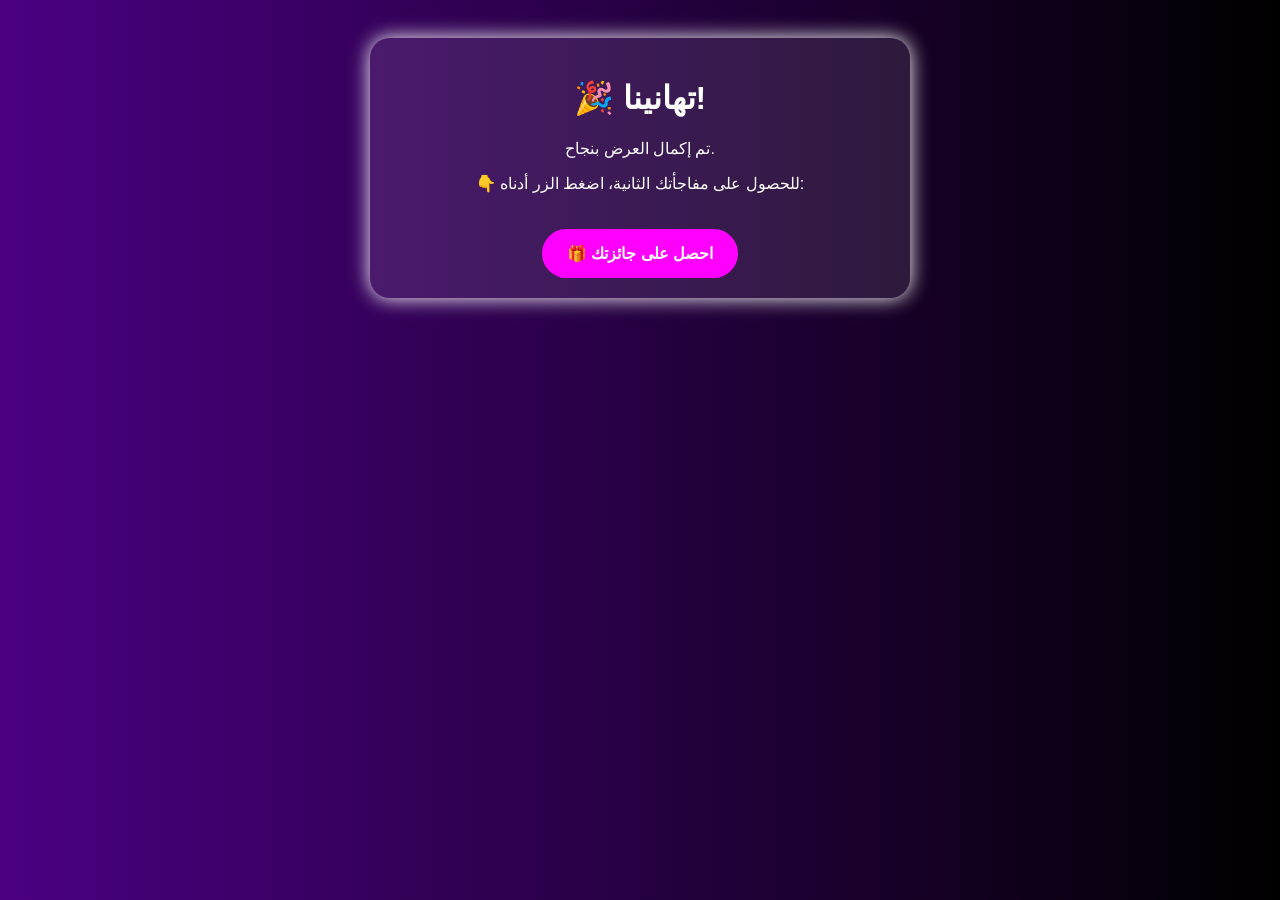
<file: index.html>
<!DOCTYPE html>
<html lang="en">
<head>
  <meta charset="UTF-8">
  <title>🎉 Congratulations!</title>
  <style>
    body {
      background: linear-gradient(to right, #4b0082, #000000);
      color: white;
      text-align: center;
      font-family: Arial, sans-serif;
      padding: 30px;
    }
    .box {
      background-color: rgba(255,255,255,0.1);
      padding: 20px;
      border-radius: 20px;
      box-shadow: 0 0 20px #fff;
      margin: 0 auto;
      max-width: 500px;
    }
    .btn {
      display: inline-block;
      background: #ff00ff;
      padding: 15px 25px;
      color: white;
      text-decoration: none;
      font-weight: bold;
      border-radius: 30px;
      margin-top: 20px;
      transition: 0.3s;
    }
    .btn:hover {
      background: #ff66ff;
    }
  </style>
</head>
<body>
  <div class="box">
    <h1>🎉 تهانينا!</h1>
    <p>تم إكمال العرض بنجاح.</p>
    <p>👇 للحصول على مفاجأتك الثانية، اضغط الزر أدناه:</p>
    <a href="https://appslocked.com/cl/i/5k9p6v" class="btn">🎁 احصل على جائزتك</a>
  </div>
</body>
</html>
</file>
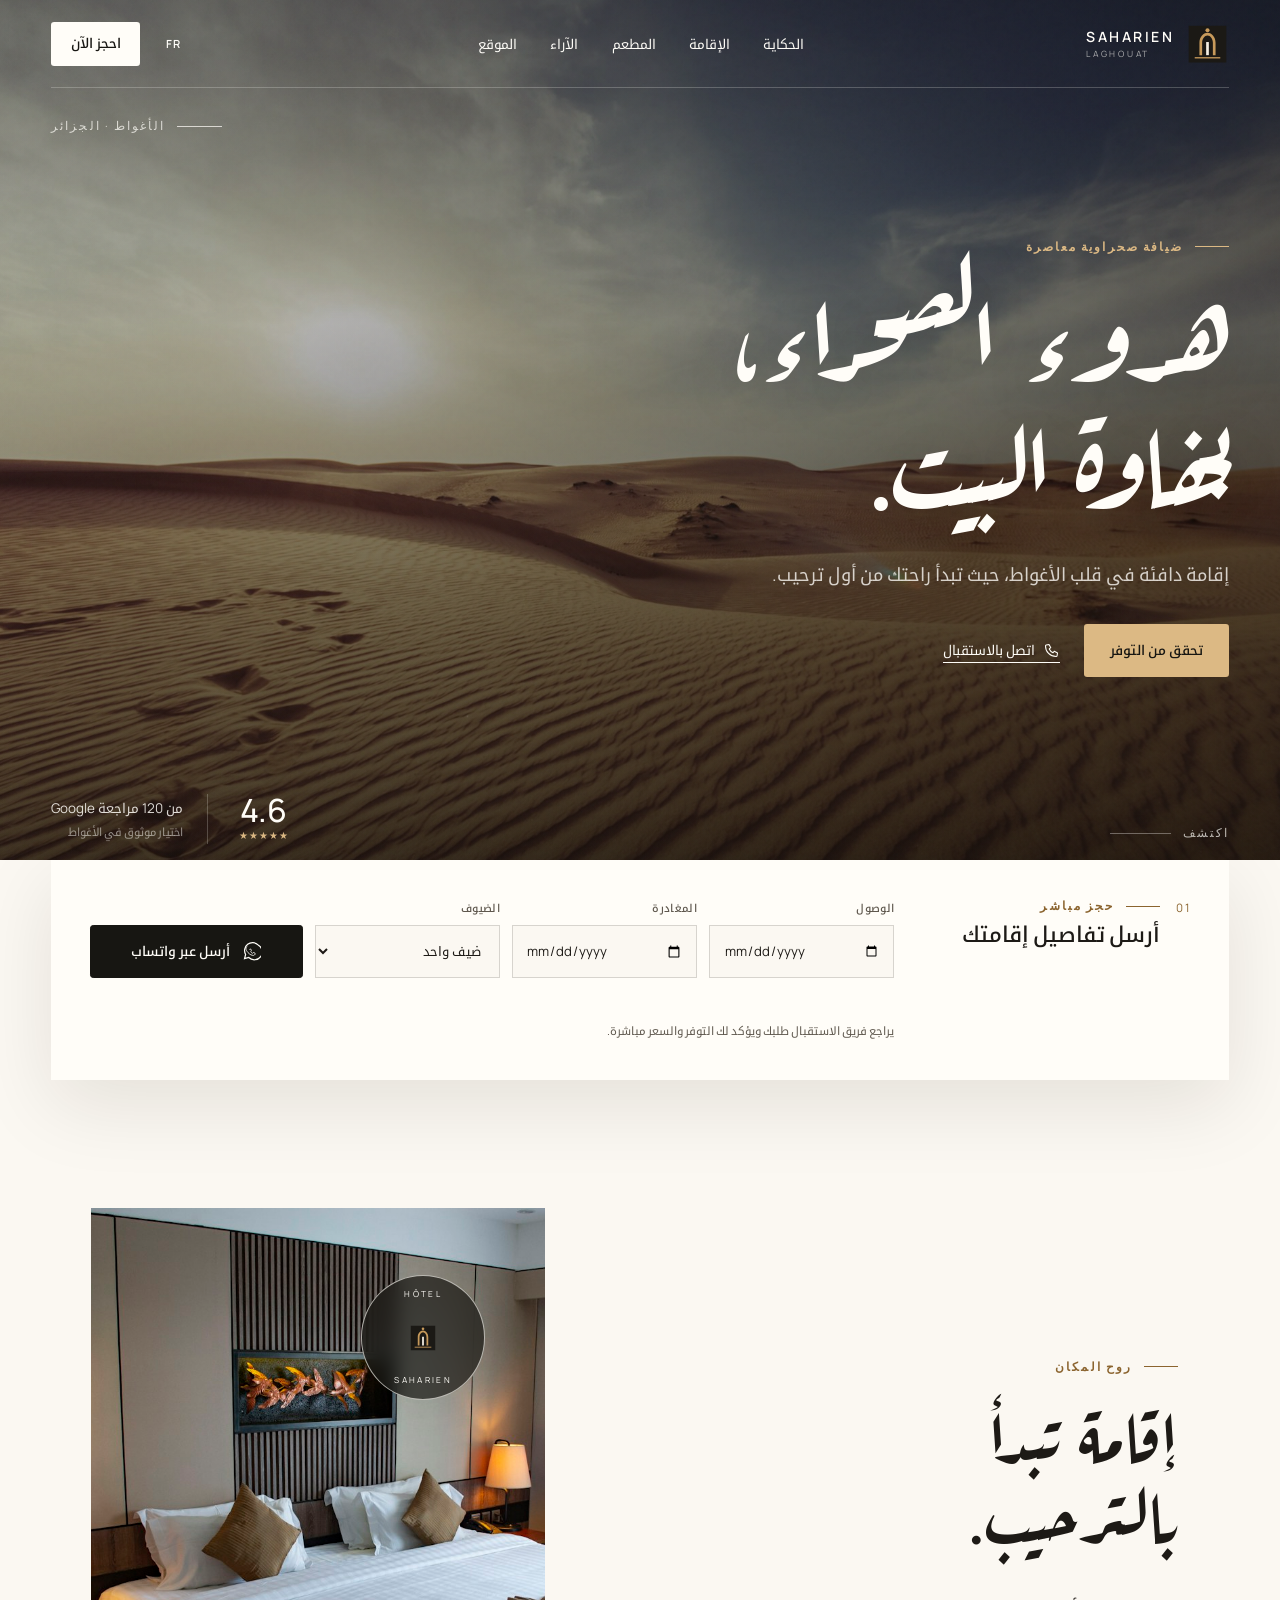
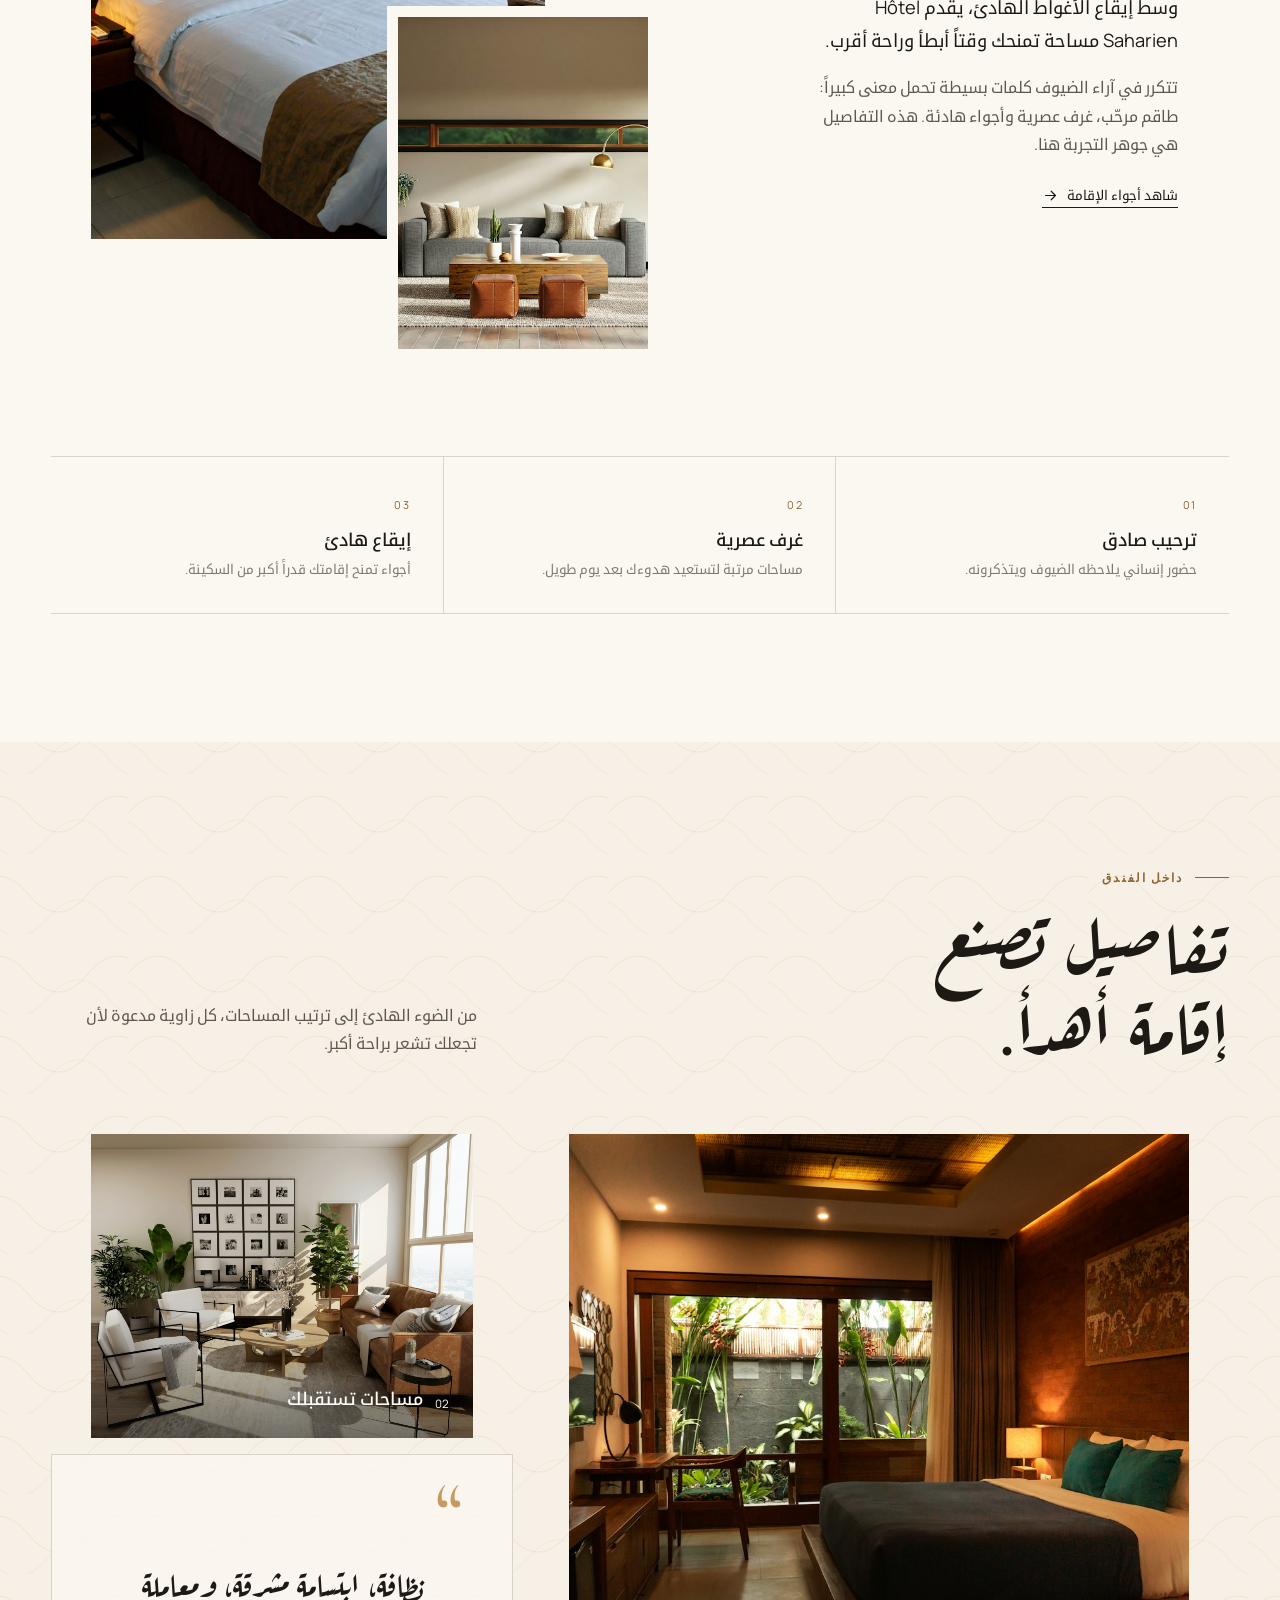
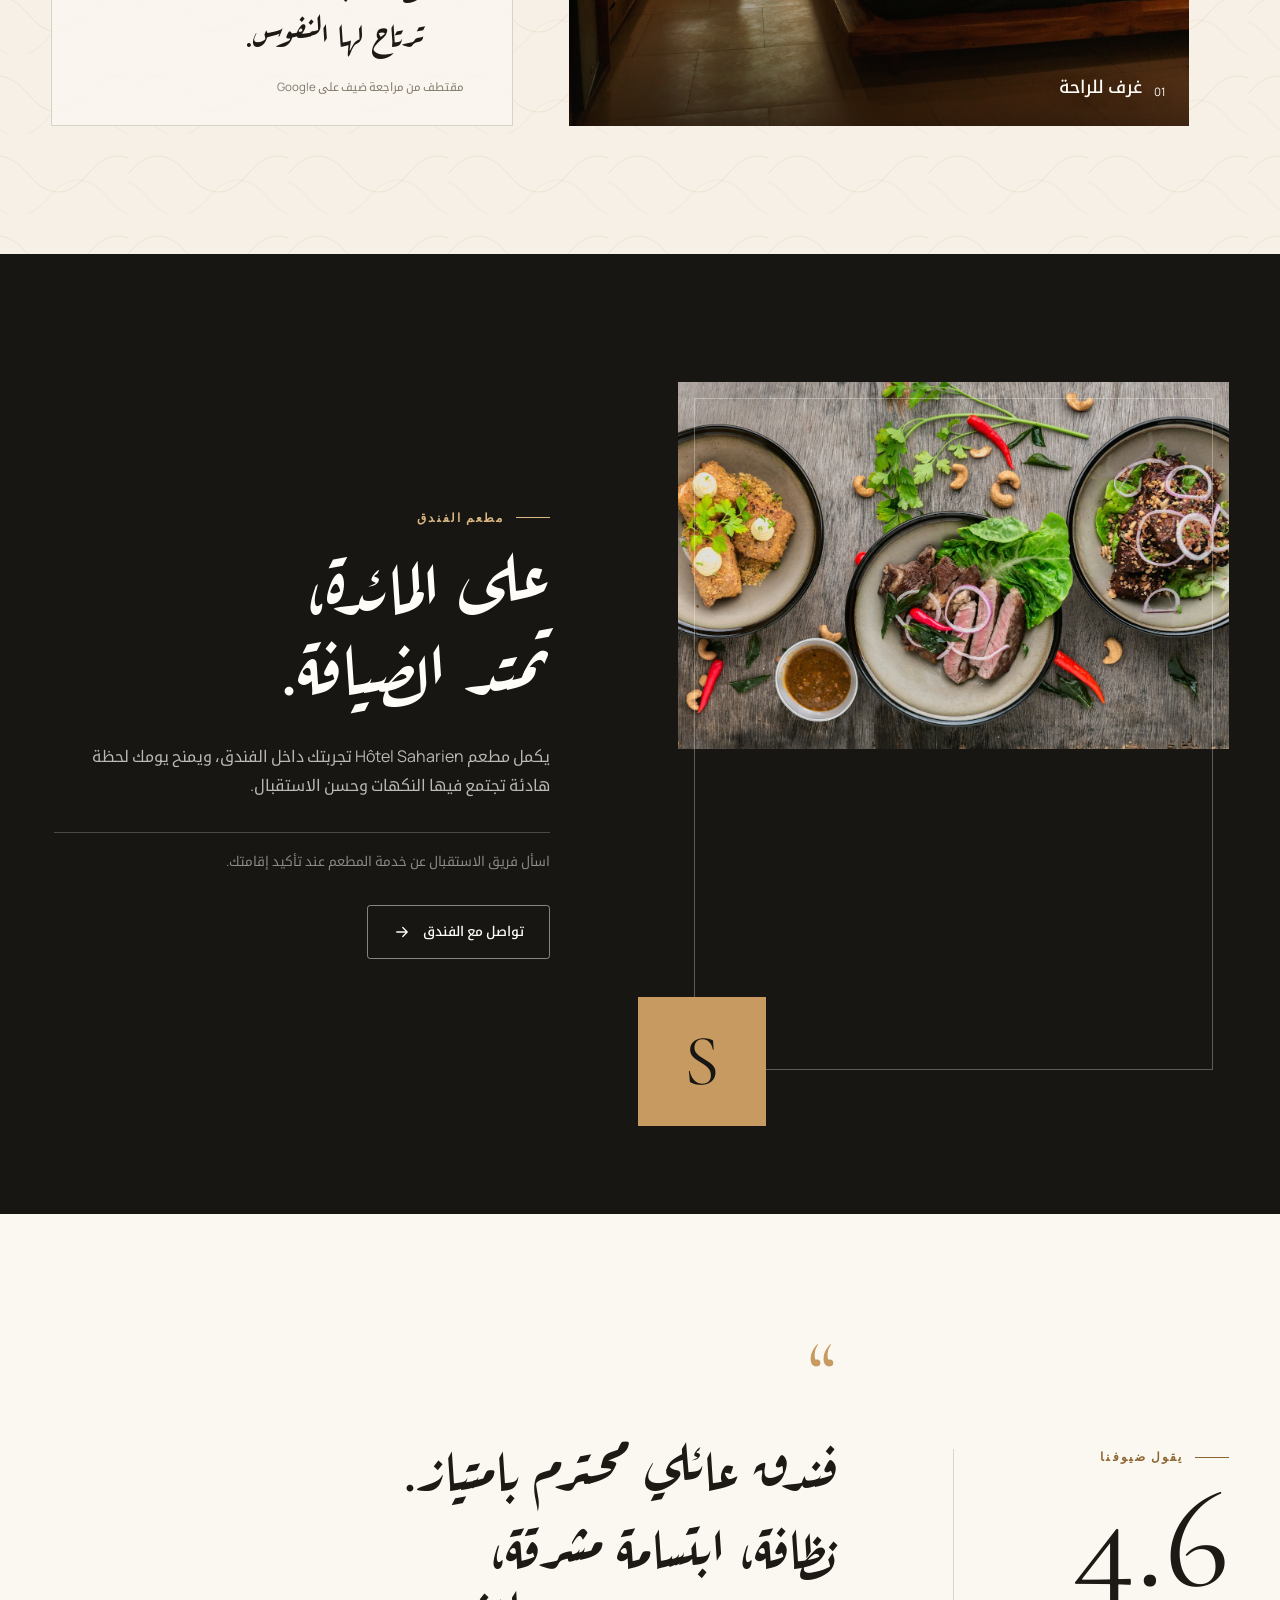
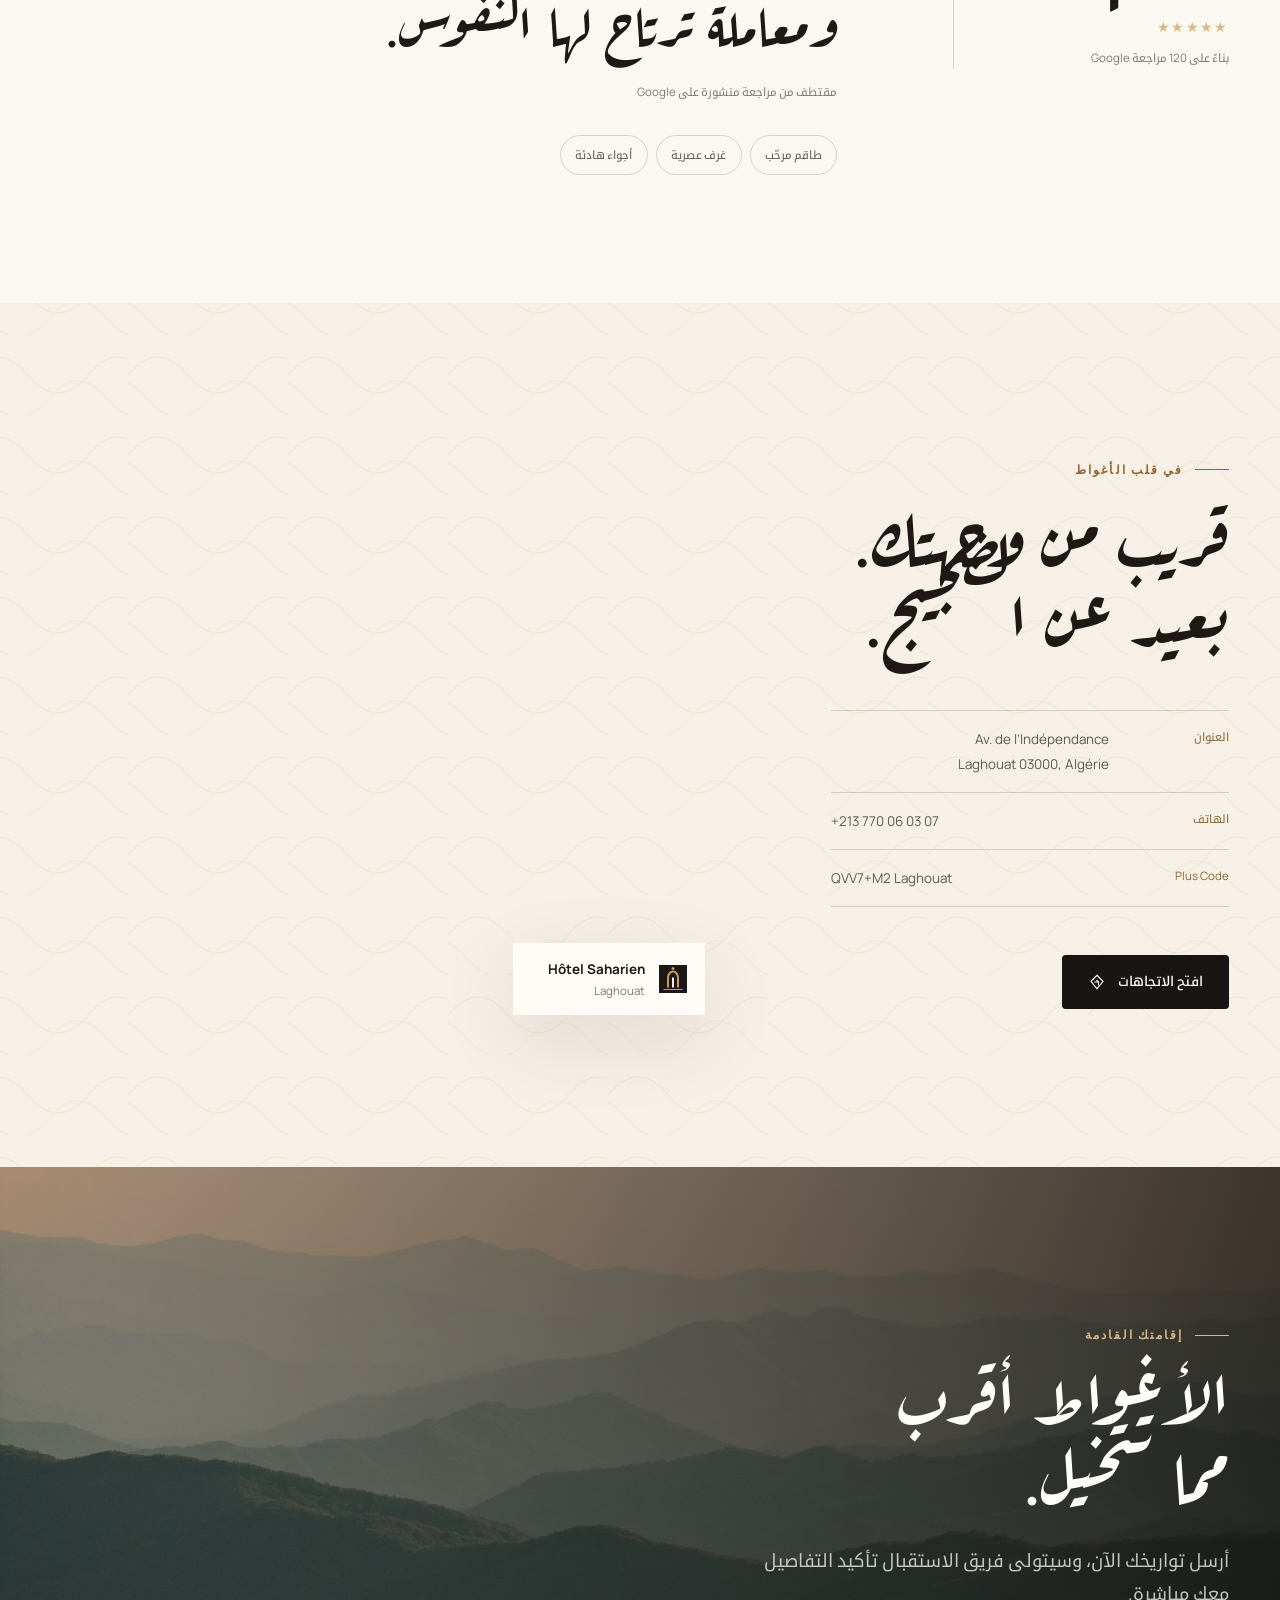
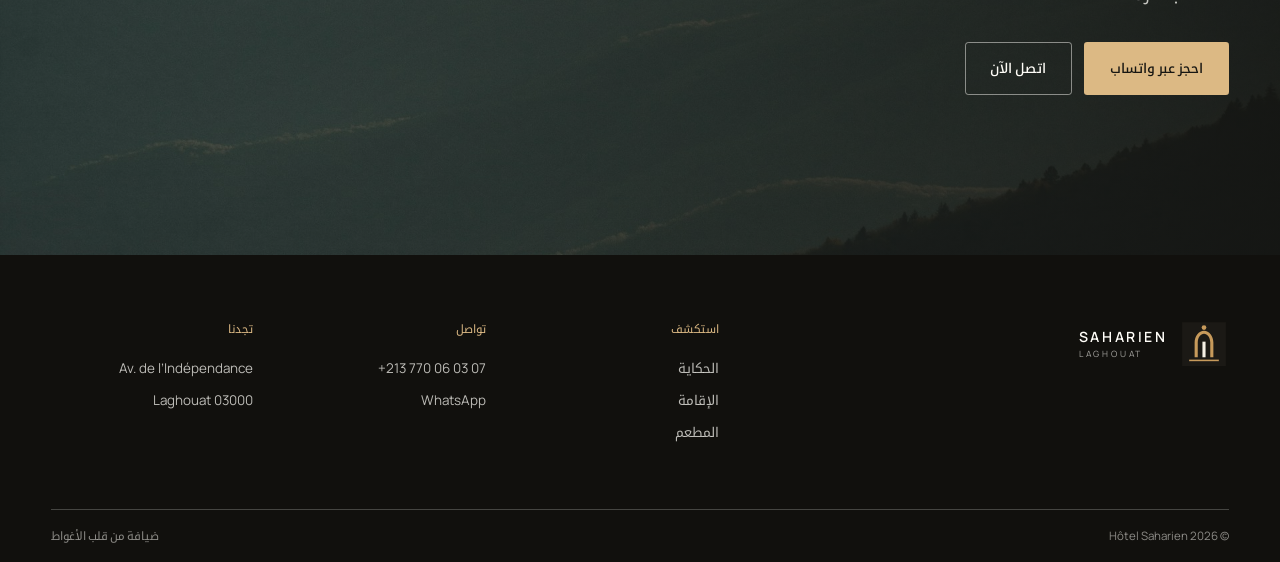
<file: hotel-saharien/index.html>
<!doctype html>
<html lang="ar" dir="rtl">
  <head>
    <meta charset="UTF-8">
    <meta name="viewport" content="width=device-width, initial-scale=1">
    <meta name="theme-color" content="#1b1915">
    <meta
      name="description"
      content="فندق صحراوي في قلب الأغواط. إقامة هادئة، مطعم وضيافة دافئة. أرسل تواريخك واحصل على تأكيد التوفر مباشرة عبر واتساب."
    >
    <link rel="canonical" href="https://radouanesazzer.github.io/my-html-site/hotel-saharien/">
    <meta property="og:type" content="website">
    <meta property="og:locale" content="ar_DZ">
    <meta property="og:url" content="https://radouanesazzer.github.io/my-html-site/hotel-saharien/">
    <meta property="og:title" content="Hôtel Saharien | إقامة هادئة في الأغواط">
    <meta
      property="og:description"
      content="ضيافة صحراوية معاصرة في قلب الأغواط. تواصل مباشرة مع الاستقبال عبر واتساب."
    >
    <meta property="og:image" content="https://radouanesazzer.github.io/my-html-site/hotel-saharien/assets/photos/hero-hotel.jpg">
    <meta name="twitter:card" content="summary_large_image">
    <title>Hôtel Saharien | إقامة هادئة في قلب الأغواط</title>

    <script src="scripts/locale-bootstrap.js"></script>
    <link rel="icon" href="assets/brand/mark.svg" type="image/svg+xml">
    <link
      rel="preload"
      href="assets/fonts/aref-ruqaa-arabic.woff2"
      as="font"
      type="font/woff2"
      crossorigin
    >
    <link
      rel="preload"
      href="assets/fonts/cormorant-garamond-latin.woff2"
      as="font"
      type="font/woff2"
      crossorigin
    >
    <link rel="stylesheet" href="styles/fonts.css">
    <link rel="stylesheet" href="styles/tokens.css">
    <link rel="stylesheet" href="styles/base.css">
    <link rel="stylesheet" href="styles/layout.css">
    <link rel="stylesheet" href="styles/components.css">
    <link rel="stylesheet" href="styles/responsive.css">

    <script type="application/ld+json">
      {
        "@context": "https://schema.org",
        "@type": "Hotel",
        "name": "Hôtel Saharien",
        "url": "https://radouanesazzer.github.io/my-html-site/hotel-saharien/",
        "description": "فندق في قلب الأغواط يوفر إقامة هادئة ومطعماً مع حجز مباشر عبر الهاتف وواتساب.",
        "telephone": "+213770060307",
        "address": {
          "@type": "PostalAddress",
          "streetAddress": "Avenue de l’Indépendance",
          "addressLocality": "Laghouat",
          "postalCode": "03000",
          "addressCountry": "DZ"
        },
        "aggregateRating": {
          "@type": "AggregateRating",
          "ratingValue": "4.6",
          "reviewCount": "120",
          "bestRating": "5",
          "worstRating": "1"
        },
        "hasMap": "https://www.google.com/maps/search/?api=1&query=QVV7%2BM2%20Laghouat"
      }
    </script>
  </head>

  <body>
    <a class="skip-link" href="#main-content" data-i18n="a11y.skip">انتقل إلى المحتوى</a>

    <header class="site-header" id="site-header">
      <div class="site-header__inner shell">
        <a class="brand" href="#top">
          <img class="brand__mark" src="assets/brand/mark.svg" width="42" height="42" alt="">
          <span class="brand__wordmark">
            <strong>SAHARIEN</strong>
            <small>LAGHOUAT</small>
          </span>
          <span class="sr-only" data-i18n="a11y.home">الصفحة الرئيسية</span>
        </a>

        <nav class="primary-navigation" id="primary-navigation" aria-label="التنقل الرئيسي">
          <a href="#story" data-i18n="nav.story">الحكاية</a>
          <a href="#stay" data-i18n="nav.stay">الإقامة</a>
          <a href="#restaurant" data-i18n="nav.restaurant">المطعم</a>
          <a href="#reviews" data-i18n="nav.reviews">الآراء</a>
          <a href="#location" data-i18n="nav.location">الموقع</a>
        </nav>

        <div class="site-header__actions">
          <button
            class="locale-toggle"
            type="button"
            data-locale-toggle
            aria-label="Afficher le site en français"
          >
            FR
          </button>
          <a
            class="button button--compact button--light header-booking"
            href="https://wa.me/213770060307"
            target="_blank"
            rel="noopener noreferrer"
            data-i18n="nav.book"
          >
            احجز الآن
          </a>
          <button
            class="menu-toggle"
            type="button"
            aria-controls="primary-navigation"
            aria-expanded="false"
            aria-label="فتح القائمة"
            data-menu-toggle
          >
            <span></span>
            <span></span>
          </button>
        </div>
      </div>
    </header>

    <main id="main-content" data-menu-inert>
      <section class="hero" id="top" aria-labelledby="hero-title">
        <div class="hero__media" aria-hidden="true">
          <img
            src="assets/photos/hero-hotel.jpg"
            width="1920"
            height="1280"
            alt=""
            fetchpriority="high"
          >
        </div>
        <div class="hero__veil"></div>
        <div class="hero__grain" aria-hidden="true"></div>

        <div class="hero__content shell">
          <div class="hero__location" data-reveal>
            <span class="hero__location-line"></span>
            <span data-i18n="hero.location">الأغواط · الجزائر</span>
          </div>

          <div class="hero__copy" data-reveal>
            <p class="eyebrow eyebrow--light" data-i18n="hero.eyebrow">ضيافة صحراوية معاصرة</p>
            <h1 id="hero-title" data-i18n="hero.title">هدوء الصحراء،<br>بحفاوة البيت.</h1>
            <p class="hero__lede" data-i18n="hero.lede">
              إقامة دافئة في قلب الأغواط، حيث تبدأ راحتك من أول ترحيب.
            </p>

            <div class="hero__actions">
              <a
                class="button button--primary"
                href="#booking"
                data-i18n="hero.cta"
              >
                تحقق من التوفر
                <svg aria-hidden="true" viewBox="0 0 24 24" width="18" height="18">
                  <path d="M5 12h14M13 6l6 6-6 6" fill="none" stroke="currentColor" stroke-width="1.7" stroke-linecap="round" stroke-linejoin="round"/>
                </svg>
              </a>
              <a class="text-link text-link--light" href="tel:+213770060307">
                <svg aria-hidden="true" viewBox="0 0 24 24" width="17" height="17">
                  <path d="M8.5 3.5 11 8 8.8 9.8c1.1 2.5 2.9 4.3 5.4 5.4L16 13l4.5 2.5-.7 4c-.1.6-.7 1-1.3 1C10.2 20.5 3.5 13.8 3.5 5.5c0-.6.4-1.2 1-1.3l4-.7Z" fill="none" stroke="currentColor" stroke-width="1.5" stroke-linejoin="round"/>
                </svg>
                <span data-i18n="hero.call">اتصل بالاستقبال</span>
              </a>
            </div>
          </div>

          <div class="hero__proof" data-reveal>
            <div class="hero__rating">
              <strong>4.6</strong>
              <span class="stars" aria-label="4.6 من 5" data-rating-label>★★★★★</span>
            </div>
            <p>
              <span data-i18n="hero.reviews">من 120 مراجعة Google</span>
              <small data-i18n="hero.reviewNote">اختيار موثوق في الأغواط</small>
            </p>
          </div>

          <a class="scroll-cue" href="#booking" aria-label="اكتشف — انتقل إلى الحجز">
            <span data-i18n="hero.explore">اكتشف</span>
            <i aria-hidden="true"></i>
          </a>
        </div>
      </section>

      <section class="booking-strip" id="booking" aria-labelledby="booking-title">
        <div class="booking-strip__inner shell">
          <div class="booking-strip__intro">
            <span class="section-index">01</span>
            <div>
              <p class="eyebrow" data-i18n="booking.eyebrow">حجز مباشر</p>
              <h2 id="booking-title" data-i18n="booking.title">أرسل تفاصيل إقامتك</h2>
            </div>
          </div>

          <form class="booking-form" id="booking-form" novalidate>
            <label class="booking-field" for="arrival">
              <span data-i18n="booking.arrival">الوصول</span>
              <input id="arrival" name="arrival" type="date" aria-describedby="booking-error">
            </label>

            <label class="booking-field" for="departure">
              <span data-i18n="booking.departure">المغادرة</span>
              <input id="departure" name="departure" type="date" aria-describedby="booking-error">
            </label>

            <label class="booking-field" for="guests">
              <span data-i18n="booking.guests">الضيوف</span>
              <select id="guests" name="guests" aria-describedby="booking-error">
                <option value="1" data-i18n="booking.oneGuest">ضيف واحد</option>
                <option value="2" data-i18n="booking.twoGuests">ضيفان</option>
                <option value="3">3</option>
                <option value="4">4</option>
                <option value="5">5</option>
                <option value="6">6</option>
              </select>
            </label>

            <button class="button button--dark booking-form__submit" type="submit">
              <svg aria-hidden="true" viewBox="0 0 24 24" width="19" height="19">
                <path d="M20.3 3.7A10 10 0 0 0 4.6 15.8L3.2 21l5.3-1.4A10 10 0 1 0 20.3 3.7Z" fill="none" stroke="currentColor" stroke-width="1.5"/>
                <path d="M8.2 7.5c.3-.7.6-.7 1-.7h.4c.1 0 .3 0 .5.4l1 2.3c.1.3.1.5-.1.7l-.7.9c-.2.2-.3.4-.1.7.6 1.1 1.4 2 2.5 2.6.3.2.5.1.7-.1l.9-1.1c.2-.2.5-.3.7-.2l2.2 1c.3.1.5.2.5.4.1.2.1 1-.2 1.9-.3.9-1.8 1.7-2.5 1.8-.7.1-1.6.2-4.8-1.1-4.1-1.8-6.7-6.1-6.9-6.4-.2-.3-1.6-2.2-1.6-4.1 0-2 1-3 1.4-3.4" transform="scale(.72) translate(5.3 5.4)" fill="none" stroke="currentColor" stroke-width="1.5" stroke-linecap="round"/>
              </svg>
              <span data-i18n="booking.submit">أرسل عبر واتساب</span>
            </button>
          </form>

          <p class="booking-form__error" id="booking-error" role="status" aria-live="polite"></p>
          <p class="booking-strip__note" data-i18n="booking.note">
            يراجع فريق الاستقبال طلبك ويؤكد لك التوفر والسعر مباشرة.
          </p>
        </div>
      </section>

      <section class="story section" id="story" aria-labelledby="story-title">
        <div class="story__inner shell">
          <div class="story__copy" data-reveal>
            <p class="eyebrow" data-i18n="story.eyebrow">روح المكان</p>
            <h2 id="story-title" data-i18n="story.title">إقامة تبدأ<br>بالترحيب.</h2>
            <p class="story__lead" data-i18n="story.lead">
              وسط إيقاع الأغواط الهادئ، يقدم Hôtel Saharien مساحة تمنحك وقتاً أبطأ وراحة أقرب.
            </p>
            <p data-i18n="story.body">
              تتكرر في آراء الضيوف كلمات بسيطة تحمل معنى كبيراً: طاقم مرحّب، غرف عصرية وأجواء هادئة. هذه التفاصيل هي جوهر التجربة هنا.
            </p>
            <a class="text-link" href="#stay">
              <span data-i18n="story.link">شاهد أجواء الإقامة</span>
              <svg aria-hidden="true" viewBox="0 0 24 24" width="17" height="17">
                <path d="M5 12h14M13 6l6 6-6 6" fill="none" stroke="currentColor" stroke-width="1.7" stroke-linecap="round" stroke-linejoin="round"/>
              </svg>
            </a>
          </div>

          <div class="story__visual" data-reveal>
            <figure class="story__image story__image--main">
              <img
                src="assets/photos/hotel-interior.jpg"
                width="1000"
                height="1250"
                alt="صورة توضيحية لغرفة فندقية مرتبة بإضاءة دافئة"
                data-i18n-alt="storyMainAlt"
                loading="lazy"
              >
            </figure>
            <figure class="story__image story__image--detail">
              <img
                src="assets/photos/hotel-detail.jpg"
                width="800"
                height="800"
                alt="صورة توضيحية لتفاصيل داخلية هادئة"
                data-i18n-alt="storyDetailAlt"
                loading="lazy"
              >
            </figure>
            <div class="story__seal" aria-hidden="true">
              <span>HÔTEL</span>
              <img src="assets/brand/mark.svg" width="34" height="34" alt="">
              <span>SAHARIEN</span>
            </div>
          </div>
        </div>

        <div class="experience-notes shell" data-reveal>
          <article>
            <span>01</span>
            <h3 data-i18n="story.pointOneTitle">ترحيب صادق</h3>
            <p data-i18n="story.pointOneBody">حضور إنساني يلاحظه الضيوف ويتذكرونه.</p>
          </article>
          <article>
            <span>02</span>
            <h3 data-i18n="story.pointTwoTitle">غرف عصرية</h3>
            <p data-i18n="story.pointTwoBody">مساحات مرتبة لتستعيد هدوءك بعد يوم طويل.</p>
          </article>
          <article>
            <span>03</span>
            <h3 data-i18n="story.pointThreeTitle">إيقاع هادئ</h3>
            <p data-i18n="story.pointThreeBody">أجواء تمنح إقامتك قدراً أكبر من السكينة.</p>
          </article>
        </div>
      </section>

      <section class="stay section section--sand" id="stay" aria-labelledby="stay-title">
        <div class="section-heading shell" data-reveal>
          <div>
            <p class="eyebrow" data-i18n="stay.eyebrow">داخل الفندق</p>
            <h2 id="stay-title" data-i18n="stay.title">تفاصيل تصنع<br>إقامة أهدأ.</h2>
          </div>
          <p data-i18n="stay.intro">
            من الضوء الهادئ إلى ترتيب المساحات، كل زاوية مدعوة لأن تجعلك تشعر براحة أكبر.
          </p>
        </div>

        <div class="gallery shell">
          <figure class="gallery__item gallery__item--tall" data-reveal>
            <img src="assets/photos/room.jpg" width="1000" height="1320" alt="صورة توضيحية لغرفة فندقية دافئة" data-i18n-alt="roomAlt" loading="lazy">
            <figcaption><span>01</span><strong data-i18n="stay.captionOne">غرف للراحة</strong></figcaption>
          </figure>
          <figure class="gallery__item gallery__item--wide" data-reveal>
            <img src="assets/photos/lounge.jpg" width="1400" height="900" alt="صورة توضيحية لمساحة جلوس فندقية مضيئة" data-i18n-alt="loungeAlt" loading="lazy">
            <figcaption><span>02</span><strong data-i18n="stay.captionTwo">مساحات تستقبلك</strong></figcaption>
          </figure>
          <aside class="gallery__quote" data-reveal>
            <span class="quote-mark" aria-hidden="true">“</span>
            <blockquote data-i18n="stay.quote">نظافة، ابتسامة مشرقة، ومعاملة ترتاح لها النفوس.</blockquote>
            <p data-i18n="stay.quoteSource">مقتطف من مراجعة ضيف على Google</p>
          </aside>
        </div>
      </section>

      <section class="restaurant section section--dark" id="restaurant" aria-labelledby="restaurant-title">
        <div class="restaurant__inner shell">
          <div class="restaurant__media" data-reveal>
            <img
              src="assets/photos/restaurant.jpg"
              width="1200"
              height="1500"
              alt="صورة توضيحية لأطباق مرتبة على مائدة"
              data-i18n-alt="restaurantAlt"
              loading="lazy"
            >
            <div class="restaurant__monogram" aria-hidden="true">S</div>
          </div>

          <div class="restaurant__copy" data-reveal>
            <p class="eyebrow eyebrow--light" data-i18n="restaurant.eyebrow">مطعم الفندق</p>
            <h2 id="restaurant-title" data-i18n="restaurant.title">على المائدة،<br>تمتد الضيافة.</h2>
            <p data-i18n="restaurant.body">
              يكمل مطعم Hôtel Saharien تجربتك داخل الفندق، ويمنح يومك لحظة هادئة تجتمع فيها النكهات وحسن الاستقبال.
            </p>
            <div class="restaurant__line"></div>
            <p class="restaurant__note" data-i18n="restaurant.note">
              اسأل فريق الاستقبال عن خدمة المطعم عند تأكيد إقامتك.
            </p>
            <a
              class="button button--outline-light"
              href="https://wa.me/213770060307"
              target="_blank"
              rel="noopener noreferrer"
            >
              <span data-i18n="restaurant.cta">تواصل مع الفندق</span>
              <svg aria-hidden="true" viewBox="0 0 24 24" width="18" height="18">
                <path d="M5 12h14M13 6l6 6-6 6" fill="none" stroke="currentColor" stroke-width="1.7" stroke-linecap="round" stroke-linejoin="round"/>
              </svg>
            </a>
          </div>
        </div>
      </section>

      <section class="reviews section" id="reviews" aria-labelledby="reviews-title">
        <div class="reviews__inner shell">
          <div class="reviews__score" data-reveal>
            <p class="eyebrow" data-i18n="reviews.eyebrow">يقول ضيوفنا</p>
            <div class="reviews__number" aria-label="4.6 من 5" data-rating-label>4.6</div>
            <div class="reviews__stars" aria-hidden="true">★★★★★</div>
            <p data-i18n="reviews.count">بناءً على 120 مراجعة Google</p>
          </div>

          <div class="reviews__quote" data-reveal>
            <span class="quote-mark" aria-hidden="true">“</span>
            <h2 id="reviews-title" data-i18n="reviews.quote">
              فندق عائلي محترم بامتياز. نظافة، ابتسامة مشرقة، ومعاملة ترتاح لها النفوس.
            </h2>
            <p data-i18n="reviews.source">مقتطف من مراجعة منشورة على Google</p>
            <div class="review-topics" aria-label="أكثر المواضيع ذكراً في المراجعات">
              <span data-i18n="reviews.topicOne">طاقم مرحّب</span>
              <span data-i18n="reviews.topicTwo">غرف عصرية</span>
              <span data-i18n="reviews.topicThree">أجواء هادئة</span>
            </div>
          </div>
        </div>
      </section>

      <section class="location section section--sand" id="location" aria-labelledby="location-title">
        <div class="location__inner shell">
          <div class="location__copy" data-reveal>
            <p class="eyebrow" data-i18n="location.eyebrow">في قلب الأغواط</p>
            <h2 id="location-title" data-i18n="location.title">قريب من وجهتك.<br>بعيد عن الضجيج.</h2>

            <address>
              <div class="address-row">
                <span data-i18n="location.addressLabel">العنوان</span>
                <p>Av. de l’Indépendance<br>Laghouat 03000, Algérie</p>
              </div>
              <div class="address-row">
                <span data-i18n="location.phoneLabel">الهاتف</span>
                <a href="tel:+213770060307" dir="ltr">+213 770 06 03 07</a>
              </div>
              <div class="address-row">
                <span>Plus Code</span>
                <p dir="ltr">QVV7+M2 Laghouat</p>
              </div>
            </address>

            <a
              class="button button--dark"
              href="https://www.google.com/maps/search/?api=1&query=QVV7%2BM2%20Laghouat"
              target="_blank"
              rel="noopener noreferrer"
            >
              <span data-i18n="location.directions">افتح الاتجاهات</span>
              <svg aria-hidden="true" viewBox="0 0 24 24" width="18" height="18">
                <path d="m12 3 8 8-8 10-8-10 8-8Z" fill="none" stroke="currentColor" stroke-width="1.5"/>
                <path d="M9 12h5v4m0-4-2-2" fill="none" stroke="currentColor" stroke-width="1.5" stroke-linecap="round" stroke-linejoin="round"/>
              </svg>
            </a>
          </div>

          <div class="location__map" data-reveal>
            <iframe
              title="موقع Hôtel Saharien على الخريطة"
              src="https://www.google.com/maps?q=H%C3%B4tel%20Saharien%2C%20Laghouat&output=embed"
              width="760"
              height="600"
              loading="lazy"
              referrerpolicy="no-referrer-when-downgrade"
            ></iframe>
            <div class="map-card">
              <img src="assets/brand/mark.svg" width="32" height="32" alt="">
              <div><strong>Hôtel Saharien</strong><span>Laghouat</span></div>
            </div>
          </div>
        </div>
      </section>

      <section class="closing-cta" id="contact" aria-labelledby="contact-title">
        <div class="closing-cta__media" aria-hidden="true">
          <img src="assets/photos/desert-evening.jpg" width="1332" height="1998" alt="" loading="lazy">
        </div>
        <div class="closing-cta__veil"></div>
        <div class="closing-cta__content shell" data-reveal>
          <p class="eyebrow eyebrow--light" data-i18n="contact.eyebrow">إقامتك القادمة</p>
          <h2 id="contact-title" data-i18n="contact.title">الأغواط أقرب<br>مما تتخيل.</h2>
          <p data-i18n="contact.body">أرسل تواريخك الآن، وسيتولى فريق الاستقبال تأكيد التفاصيل معك مباشرة.</p>
          <div class="closing-cta__actions">
            <a class="button button--primary" href="#booking" data-i18n="contact.whatsapp">احجز عبر واتساب</a>
            <a class="button button--outline-light" href="tel:+213770060307" data-i18n="contact.call">اتصل الآن</a>
          </div>
        </div>
      </section>
    </main>

    <footer class="site-footer" data-menu-inert>
      <div class="site-footer__top shell">
        <a class="brand brand--footer" href="#top">
          <img class="brand__mark" src="assets/brand/mark.svg" width="50" height="50" alt="">
          <span class="brand__wordmark"><strong>SAHARIEN</strong><small>LAGHOUAT</small></span>
          <span class="sr-only" data-i18n="a11y.home">الصفحة الرئيسية</span>
        </a>

        <div class="site-footer__nav">
          <div>
            <p data-i18n="footer.explore">استكشف</p>
            <a href="#story" data-i18n="nav.story">الحكاية</a>
            <a href="#stay" data-i18n="nav.stay">الإقامة</a>
            <a href="#restaurant" data-i18n="nav.restaurant">المطعم</a>
          </div>
          <div>
            <p data-i18n="footer.contact">تواصل</p>
            <a href="tel:+213770060307" dir="ltr">+213 770 06 03 07</a>
            <a
              href="https://wa.me/213770060307"
              target="_blank"
              rel="noopener noreferrer"
            >WhatsApp</a>
          </div>
          <div>
            <p data-i18n="footer.findUs">تجدنا</p>
            <span>Av. de l’Indépendance</span>
            <span>Laghouat 03000</span>
          </div>
        </div>
      </div>
      <div class="site-footer__bottom shell">
        <p>© <span data-current-year>2026</span> Hôtel Saharien</p>
        <p data-i18n="footer.note">ضيافة من قلب الأغواط</p>
      </div>
    </footer>

    <a
      class="floating-whatsapp"
      data-menu-inert
      href="https://wa.me/213770060307"
      target="_blank"
      rel="noopener noreferrer"
      aria-label="احجز عبر واتساب"
    >
      <svg aria-hidden="true" viewBox="0 0 24 24" width="22" height="22">
        <path d="M20.3 3.7A10 10 0 0 0 4.6 15.8L3.2 21l5.3-1.4A10 10 0 1 0 20.3 3.7Z" fill="none" stroke="currentColor" stroke-width="1.5"/>
        <path d="M8.2 7.5c.3-.7.6-.7 1-.7h.4c.1 0 .3 0 .5.4l1 2.3c.1.3.1.5-.1.7l-.7.9c-.2.2-.3.4-.1.7.6 1.1 1.4 2 2.5 2.6.3.2.5.1.7-.1l.9-1.1c.2-.2.5-.3.7-.2l2.2 1c.3.1.5.2.5.4.1.2.1 1-.2 1.9-.3.9-1.8 1.7-2.5 1.8-.7.1-1.6.2-4.8-1.1-4.1-1.8-6.7-6.1-6.9-6.4-.2-.3-1.6-2.2-1.6-4.1 0-2 1-3 1.4-3.4" transform="scale(.72) translate(5.3 5.4)" fill="none" stroke="currentColor" stroke-width="1.5" stroke-linecap="round"/>
      </svg>
      <span data-i18n="floating.label">احجز مباشرة</span>
    </a>

    <noscript>
      <div class="noscript-message">للحجز المباشر اتصل على <a href="tel:+213770060307">0770 06 03 07</a>.</div>
    </noscript>
    <script type="module" src="scripts/app.js"></script>
  </body>
</html>
</file>
<file: hotel-saharien/styles/fonts.css>
@font-face {
  font-family: "Aref Ruqaa";
  font-style: normal;
  font-weight: 400 700;
  font-display: swap;
  src: url("../assets/fonts/aref-ruqaa-arabic.woff2") format("woff2");
  unicode-range: U+0600-06FF, U+0750-077F, U+0870-0891, U+0897-08E1, U+08E3-08FF, U+200C-200E, U+2010-2011, U+204F, U+2E41, U+FB50-FDFF, U+FE70-FEFC;
}

@font-face {
  font-family: "Noto Kufi Arabic";
  font-style: normal;
  font-weight: 300 700;
  font-display: swap;
  src: url("../assets/fonts/noto-kufi-arabic.woff2") format("woff2");
  unicode-range: U+0600-06FF, U+0750-077F, U+0870-0891, U+0897-08E1, U+08E3-08FF, U+200C-200E, U+2010-2011, U+204F, U+2E41, U+FB50-FDFF, U+FE70-FEFC;
}

@font-face {
  font-family: "Cormorant Garamond";
  font-style: normal;
  font-weight: 400 700;
  font-display: swap;
  src: url("../assets/fonts/cormorant-garamond-latin.woff2") format("woff2");
  unicode-range: U+0000-00FF, U+0131, U+0152-0153, U+02BB-02BC, U+02C6, U+02DA, U+02DC, U+0304, U+0308, U+0329, U+2000-206F, U+20AC, U+2122, U+2191, U+2193, U+2212, U+2215, U+FEFF, U+FFFD;
}

@font-face {
  font-family: "Manrope";
  font-style: normal;
  font-weight: 400 700;
  font-display: swap;
  src: url("../assets/fonts/manrope-latin.woff2") format("woff2");
  unicode-range: U+0000-00FF, U+0131, U+0152-0153, U+02BB-02BC, U+02C6, U+02DA, U+02DC, U+0304, U+0308, U+0329, U+2000-206F, U+20AC, U+2122, U+2191, U+2193, U+2212, U+2215, U+FEFF, U+FFFD;
}
</file>
<file: hotel-saharien/styles/tokens.css>
:root {
  color-scheme: light;

  --color-ink: #1d1a16;
  --color-ink-soft: #5f584e;
  --color-ink-faint: #81786b;
  --color-night: #171612;
  --color-night-raised: #211f1a;
  --color-sand: #ede4d5;
  --color-sand-light: #f6f0e7;
  --color-paper: #fbf8f2;
  --color-white: #fffdf8;
  --color-gold: #c69a60;
  --color-gold-light: #dcb984;
  --color-gold-dark: #8b642f;
  --color-olive: #576052;
  --color-line: rgba(29, 26, 22, 0.16);
  --color-line-light: rgba(255, 253, 248, 0.22);
  --color-error: #9e3328;
  --color-success: #306845;

  --font-body: "Noto Kufi Arabic", "Manrope", sans-serif;
  --font-body-latin: "Manrope", sans-serif;
  --font-display: "Aref Ruqaa", Georgia, serif;
  --font-display-latin: "Cormorant Garamond", Georgia, serif;

  --text-xs: 0.72rem;
  --text-sm: 0.84rem;
  --text-base: 1rem;
  --text-md: 1.1rem;
  --text-lg: clamp(1.14rem, 1.4vw, 1.32rem);
  --text-xl: clamp(1.5rem, 2.4vw, 2.15rem);
  --text-2xl: clamp(2.8rem, 5.8vw, 5.9rem);
  --text-hero: clamp(4rem, 9.2vw, 8.8rem);

  --space-1: 0.25rem;
  --space-2: 0.5rem;
  --space-3: 0.75rem;
  --space-4: 1rem;
  --space-5: 1.5rem;
  --space-6: 2rem;
  --space-7: 3rem;
  --space-8: 4rem;
  --space-9: 6rem;
  --space-10: clamp(6rem, 10vw, 10rem);

  --shell: 82rem;
  --shell-narrow: 68rem;
  --gutter: clamp(1.25rem, 4vw, 4.5rem);
  --header-height: 5.5rem;
  --radius-xs: 0.2rem;
  --radius-sm: 0.45rem;
  --radius-pill: 999px;

  --shadow-soft: 0 1.5rem 5rem rgba(31, 23, 14, 0.1);
  --shadow-lifted: 0 2rem 6rem rgba(14, 12, 9, 0.22);
  --ease-out: cubic-bezier(0.22, 1, 0.36, 1);
  --ease-standard: cubic-bezier(0.2, 0.8, 0.2, 1);
  --duration-fast: 180ms;
  --duration-medium: 420ms;
  --duration-slow: 760ms;
}

html[dir="ltr"] {
  --font-body: var(--font-body-latin);
  --font-display: var(--font-display-latin);
}
</file>
<file: hotel-saharien/styles/base.css>
*,
*::before,
*::after {
  box-sizing: border-box;
}

html {
  scroll-behavior: smooth;
  scroll-padding-top: var(--header-height);
  text-size-adjust: 100%;
}

body {
  margin: 0;
  overflow-x: clip;
  background: var(--color-paper);
  color: var(--color-ink);
  font-family: var(--font-body);
  font-size: var(--text-base);
  font-weight: 400;
  line-height: 1.8;
  text-rendering: optimizeLegibility;
  -webkit-font-smoothing: antialiased;
}

body.menu-open {
  overflow: hidden;
}

html.locale-pending body {
  visibility: hidden;
}

main {
  overflow: clip;
}

h1,
h2,
h3,
p,
blockquote,
figure {
  margin-block: 0;
}

h1,
h2,
h3 {
  font-family: var(--font-display);
  font-weight: 400;
  line-height: 1.08;
  text-wrap: balance;
}

h1 {
  font-size: var(--text-hero);
}

h2 {
  font-size: var(--text-2xl);
}

h3 {
  font-size: var(--text-xl);
}

h1[data-i18n],
h2[data-i18n] {
  white-space: pre-line;
}

p {
  text-wrap: pretty;
}

a {
  color: inherit;
  text-decoration: none;
}

button,
input,
select {
  color: inherit;
  font: inherit;
}

button,
select,
input[type="date"] {
  cursor: pointer;
}

img,
svg {
  display: block;
}

img {
  max-width: 100%;
}

address {
  font-style: normal;
}

::selection {
  background: var(--color-gold);
  color: var(--color-night);
}

:focus-visible {
  outline: 3px solid var(--color-gold-light);
  outline-offset: 4px;
}

.shell {
  width: min(100% - (var(--gutter) * 2), var(--shell));
  margin-inline: auto;
}

.section {
  position: relative;
  padding-block: var(--space-10);
}

.section--sand {
  background-color: var(--color-sand-light);
  background-image: url("../assets/brand/pattern.svg");
  background-position: right 2rem top 2rem;
}

.section--dark {
  background: var(--color-night);
  color: var(--color-white);
}

.eyebrow {
  display: flex;
  align-items: center;
  gap: var(--space-3);
  color: var(--color-gold-dark);
  font-family: var(--font-body-latin);
  font-size: var(--text-xs);
  font-weight: 600;
  letter-spacing: 0.18em;
  line-height: 1.4;
  text-transform: uppercase;
}

.eyebrow::before {
  width: 2.1rem;
  height: 1px;
  background: currentColor;
  content: "";
}

.eyebrow--light {
  color: var(--color-gold-light);
}

.section-index {
  color: var(--color-gold-dark);
  font-family: var(--font-body-latin);
  font-size: var(--text-xs);
  letter-spacing: 0.16em;
}

.skip-link {
  position: fixed;
  z-index: 1000;
  inset-block-start: var(--space-3);
  inset-inline-start: var(--space-3);
  padding: 0.75rem 1rem;
  translate: 0 -160%;
  background: var(--color-white);
  color: var(--color-night);
  transition: translate var(--duration-fast) ease;
}

.skip-link:focus {
  translate: 0;
}

.sr-only {
  position: absolute;
  width: 1px;
  height: 1px;
  padding: 0;
  overflow: hidden;
  clip: rect(0, 0, 0, 0);
  white-space: nowrap;
  border: 0;
}

.reveal-ready [data-reveal] {
  opacity: 0;
  transform: translateY(1.5rem);
  transition:
    opacity var(--duration-slow) var(--ease-out),
    transform var(--duration-slow) var(--ease-out);
}

.reveal-ready [data-reveal].is-visible {
  opacity: 1;
  transform: translateY(0);
}

.noscript-message {
  position: fixed;
  z-index: 100;
  inset-inline: 1rem;
  inset-block-end: 1rem;
  padding: 1rem;
  background: var(--color-white);
  box-shadow: var(--shadow-lifted);
  color: var(--color-night);
  text-align: center;
}

@media (prefers-reduced-motion: reduce) {
  html {
    scroll-behavior: auto;
  }

  *,
  *::before,
  *::after {
    scroll-behavior: auto !important;
    transition-duration: 0.01ms !important;
    animation-duration: 0.01ms !important;
    animation-iteration-count: 1 !important;
  }

  .reveal-ready [data-reveal] {
    opacity: 1;
    transform: none;
  }
}
</file>
<file: hotel-saharien/styles/layout.css>
.site-header {
  position: fixed;
  z-index: 50;
  inset-block-start: 0;
  inset-inline: 0;
  color: var(--color-white);
  transition:
    background-color var(--duration-medium) ease,
    color var(--duration-medium) ease,
    border-color var(--duration-medium) ease,
    backdrop-filter var(--duration-medium) ease;
}

.site-header::after {
  position: absolute;
  inset-inline: var(--gutter);
  inset-block-end: 0;
  height: 1px;
  background: var(--color-line-light);
  content: "";
  transition: opacity var(--duration-medium) ease;
}

.site-header.is-scrolled,
.site-header.menu-open {
  border-color: var(--color-line);
  background: rgba(251, 248, 242, 0.9);
  color: var(--color-ink);
  backdrop-filter: blur(16px) saturate(130%);
}

.site-header.is-scrolled::after,
.site-header.menu-open::after {
  opacity: 0;
}

.site-header__inner {
  display: grid;
  grid-template-columns: auto 1fr auto;
  align-items: center;
  min-height: var(--header-height);
  gap: clamp(1rem, 3vw, 3rem);
}

.primary-navigation {
  display: flex;
  justify-content: center;
  align-items: center;
  gap: clamp(1.25rem, 2.6vw, 2.75rem);
}

.site-header__actions {
  display: flex;
  align-items: center;
  gap: var(--space-3);
}

.hero {
  position: relative;
  display: grid;
  min-height: max(48rem, 100svh);
  overflow: hidden;
  isolation: isolate;
  background: var(--color-night);
  color: var(--color-white);
}

.hero__media,
.hero__veil,
.hero__grain {
  position: absolute;
  z-index: -3;
  inset: 0;
}

.hero__media img {
  width: 100%;
  height: 100%;
  object-fit: cover;
  object-position: 50% 58%;
  scale: 1.02;
}

.hero__veil {
  z-index: -2;
  background:
    linear-gradient(90deg, rgba(20, 17, 12, 0.18), rgba(20, 17, 12, 0.52)),
    linear-gradient(180deg, rgba(17, 15, 12, 0.32), rgba(17, 15, 12, 0.08) 36%, rgba(17, 15, 12, 0.75));
}

.hero__grain {
  z-index: -1;
  opacity: 0.12;
  background-image: url("data:image/svg+xml,%3Csvg viewBox='0 0 160 160' xmlns='http://www.w3.org/2000/svg'%3E%3Cfilter id='n'%3E%3CfeTurbulence type='fractalNoise' baseFrequency='.9' numOctaves='3' stitchTiles='stitch'/%3E%3C/filter%3E%3Crect width='100%25' height='100%25' filter='url(%23n)' opacity='.38'/%3E%3C/svg%3E");
  mix-blend-mode: soft-light;
  pointer-events: none;
}

.hero__content {
  position: relative;
  display: grid;
  align-content: center;
  padding-block: calc(var(--header-height) + var(--space-8)) 8.5rem;
}

.hero__location {
  position: absolute;
  inset-block-start: calc(var(--header-height) + 1.75rem);
  inset-inline-end: 0;
  display: flex;
  align-items: center;
  gap: var(--space-3);
  color: rgba(255, 253, 248, 0.72);
  font-family: var(--font-body-latin);
  font-size: var(--text-xs);
  letter-spacing: 0.18em;
  text-transform: uppercase;
}

.hero__location-line {
  width: 2.8rem;
  height: 1px;
  background: currentColor;
}

.hero__copy {
  max-width: 56rem;
  margin-inline-end: clamp(0rem, 5vw, 5rem);
}

.hero__copy .eyebrow {
  margin-block-end: var(--space-5);
}

.hero__copy h1 {
  max-width: 11ch;
  letter-spacing: -0.025em;
  text-shadow: 0 0.1em 0.5em rgba(0, 0, 0, 0.22);
}

html[dir="ltr"] .hero__copy h1 {
  max-width: 12ch;
  font-size: clamp(4.5rem, 7.2vw, 7.25rem);
  line-height: 0.98;
}

.hero__lede {
  max-width: 34rem;
  margin-block-start: var(--space-5);
  color: rgba(255, 253, 248, 0.78);
  font-size: var(--text-lg);
  line-height: 1.9;
}

.hero__actions {
  display: flex;
  flex-wrap: wrap;
  align-items: center;
  gap: var(--space-5);
  margin-block-start: var(--space-6);
}

.hero__proof {
  position: absolute;
  inset-inline-end: 0;
  inset-block-end: 3.5rem;
  display: flex;
  align-items: center;
  gap: var(--space-5);
}

.hero__proof p {
  display: grid;
  gap: 0.1rem;
  color: rgba(255, 253, 248, 0.85);
  font-size: var(--text-sm);
}

.hero__proof small {
  color: rgba(255, 253, 248, 0.52);
  font-size: 0.7rem;
}

.scroll-cue {
  position: absolute;
  inset-inline-start: 0;
  inset-block-end: 3.5rem;
  display: flex;
  align-items: center;
  gap: var(--space-3);
  color: rgba(255, 253, 248, 0.7);
  font-family: var(--font-body-latin);
  font-size: var(--text-xs);
  letter-spacing: 0.17em;
  text-transform: uppercase;
}

.booking-strip {
  position: relative;
  z-index: 4;
  background: var(--color-paper);
}

.booking-strip__inner {
  position: relative;
  display: grid;
  grid-template-columns: minmax(13rem, 0.7fr) minmax(0, 2.3fr);
  column-gap: clamp(2rem, 4vw, 4.5rem);
  row-gap: var(--space-3);
  margin-block-start: -2.5rem;
  padding: clamp(1.75rem, 3vw, 2.75rem);
  background: var(--color-white);
  box-shadow: var(--shadow-soft);
}

.booking-strip__intro {
  display: flex;
  align-items: flex-start;
  gap: var(--space-4);
}

.booking-strip__intro h2 {
  margin-block-start: var(--space-2);
  font-family: var(--font-body);
  font-size: clamp(1.15rem, 1.7vw, 1.5rem);
  font-weight: 500;
}

.booking-form {
  display: grid;
  grid-template-columns: repeat(3, minmax(8rem, 1fr)) minmax(11rem, 1.15fr);
  align-items: end;
  gap: var(--space-3);
}

.booking-form__error,
.booking-strip__note {
  grid-column: 2;
}

.booking-form__error {
  min-height: 1.6em;
  color: var(--color-error);
  font-size: var(--text-xs);
}

.booking-strip__note {
  color: var(--color-ink-soft);
  font-size: var(--text-xs);
}

.story__inner {
  display: grid;
  grid-template-columns: minmax(18rem, 0.78fr) minmax(24rem, 1.22fr);
  align-items: center;
  gap: clamp(4rem, 9vw, 9rem);
}

.story__copy {
  padding-inline-start: clamp(0rem, 4vw, 4rem);
}

.story__copy h2,
.section-heading h2,
.restaurant__copy h2,
.location__copy h2 {
  margin-block-start: var(--space-5);
}

.story__lead {
  margin-block-start: var(--space-6);
  color: var(--color-ink);
  font-size: var(--text-lg);
}

.story__copy > p:not(.eyebrow, .story__lead) {
  margin-block-start: var(--space-4);
  color: var(--color-ink-soft);
}

.story__copy .text-link {
  margin-block-start: var(--space-5);
}

.story__visual {
  position: relative;
  min-height: 47rem;
}

.experience-notes {
  display: grid;
  grid-template-columns: repeat(3, 1fr);
  margin-block-start: var(--space-9);
  border-block: 1px solid var(--color-line);
}

.section-heading {
  display: grid;
  grid-template-columns: minmax(22rem, 1fr) minmax(18rem, 0.62fr);
  align-items: end;
  gap: var(--space-8);
  margin-block-end: var(--space-8);
}

.section-heading > p {
  max-width: 32rem;
  padding-block-end: var(--space-3);
  color: var(--color-ink-soft);
}

.gallery {
  display: grid;
  grid-template-columns: repeat(5, 1fr);
  grid-template-rows: minmax(19rem, 0.8fr) minmax(17rem, 0.7fr);
  gap: var(--space-4);
}

.gallery__item--tall {
  grid-column: span 3;
  grid-row: span 2;
}

.gallery__item--wide,
.gallery__quote {
  grid-column: span 2;
}

.restaurant__inner {
  display: grid;
  grid-template-columns: minmax(24rem, 1.05fr) minmax(20rem, 0.95fr);
  align-items: center;
  gap: clamp(4rem, 10vw, 10rem);
}

.restaurant__media {
  position: relative;
  min-height: 44rem;
}

.restaurant__copy {
  max-width: 31rem;
}

.restaurant__copy > p:not(.eyebrow, .restaurant__note) {
  margin-block-start: var(--space-6);
  color: rgba(255, 253, 248, 0.7);
}

.reviews__inner {
  display: grid;
  grid-template-columns: minmax(14rem, 0.52fr) minmax(26rem, 1.48fr);
  align-items: center;
  gap: clamp(3rem, 9vw, 9rem);
}

.location__inner {
  display: grid;
  grid-template-columns: minmax(19rem, 0.74fr) minmax(28rem, 1.26fr);
  align-items: center;
  gap: clamp(4rem, 8vw, 8rem);
}

.location__map {
  position: relative;
  min-height: 38rem;
}

.closing-cta {
  position: relative;
  display: grid;
  min-height: 43rem;
  overflow: hidden;
  isolation: isolate;
  color: var(--color-white);
}

.closing-cta__media,
.closing-cta__veil {
  position: absolute;
  z-index: -2;
  inset: 0;
}

.closing-cta__media img {
  width: 100%;
  height: 100%;
  object-fit: cover;
  object-position: center 58%;
}

.closing-cta__veil {
  z-index: -1;
  background: linear-gradient(90deg, rgba(18, 17, 14, 0.3), rgba(18, 17, 14, 0.82));
}

.closing-cta__content {
  display: grid;
  align-content: center;
  justify-items: start;
  padding-block: var(--space-9);
}

.closing-cta__content h2 {
  margin-block-start: var(--space-4);
}

.closing-cta__content > p:not(.eyebrow) {
  max-width: 34rem;
  margin-block-start: var(--space-5);
  color: rgba(255, 253, 248, 0.74);
  font-size: var(--text-lg);
}

.closing-cta__actions {
  display: flex;
  flex-wrap: wrap;
  gap: var(--space-3);
  margin-block-start: var(--space-6);
}

.site-footer {
  background: #11100d;
  color: rgba(255, 253, 248, 0.72);
}

.site-footer__top {
  display: grid;
  grid-template-columns: minmax(14rem, 0.8fr) minmax(30rem, 1.2fr);
  gap: var(--space-8);
  padding-block: var(--space-8);
}

.site-footer__nav {
  display: grid;
  grid-template-columns: repeat(3, 1fr);
  gap: var(--space-6);
}

.site-footer__bottom {
  display: flex;
  justify-content: space-between;
  gap: var(--space-4);
  padding-block: var(--space-4);
  border-block-start: 1px solid var(--color-line-light);
  color: rgba(255, 253, 248, 0.52);
  font-size: var(--text-xs);
}
</file>
<file: hotel-saharien/styles/components.css>
.brand {
  display: inline-flex;
  align-items: center;
  gap: var(--space-3);
  width: max-content;
}

.brand__mark {
  width: 2.65rem;
  height: 2.65rem;
}

.brand__wordmark {
  display: grid;
  direction: ltr;
  line-height: 1;
  text-align: left;
}

.brand__wordmark strong {
  font-family: var(--font-body-latin);
  font-size: 0.88rem;
  font-weight: 600;
  letter-spacing: 0.18em;
}

.brand__wordmark small {
  margin-block-start: 0.35rem;
  opacity: 0.62;
  font-family: var(--font-body-latin);
  font-size: 0.54rem;
  letter-spacing: 0.32em;
}

.primary-navigation a {
  position: relative;
  padding-block: 0.8rem;
  font-size: var(--text-sm);
}

.primary-navigation a::after {
  position: absolute;
  inset-inline: 50%;
  inset-block-end: 0.5rem;
  height: 1px;
  background: currentColor;
  content: "";
  transition: inset-inline var(--duration-fast) var(--ease-standard);
}

.primary-navigation a:hover::after,
.primary-navigation a:focus-visible::after {
  inset-inline: 0;
}

.locale-toggle,
.menu-toggle {
  display: inline-grid;
  place-items: center;
  min-width: 2.75rem;
  min-height: 2.75rem;
  padding: 0;
  border: 0;
  background: transparent;
  color: inherit;
}

.locale-toggle {
  font-family: var(--font-body-latin);
  font-size: 0.7rem;
  font-weight: 600;
  letter-spacing: 0.14em;
}

.menu-toggle {
  display: none;
  align-content: center;
  gap: 0.42rem;
}

.menu-toggle span {
  width: 1.45rem;
  height: 1px;
  background: currentColor;
  transition:
    rotate var(--duration-fast) ease,
    translate var(--duration-fast) ease;
}

.menu-toggle[aria-expanded="true"] span:first-child {
  translate: 0 0.23rem;
  rotate: 45deg;
}

.menu-toggle[aria-expanded="true"] span:last-child {
  translate: 0 -0.23rem;
  rotate: -45deg;
}

.button {
  display: inline-flex;
  justify-content: center;
  align-items: center;
  gap: var(--space-3);
  min-height: 3.35rem;
  padding: 0.85rem 1.55rem;
  border: 1px solid transparent;
  border-radius: var(--radius-xs);
  font-size: var(--text-sm);
  font-weight: 500;
  line-height: 1.3;
  text-align: center;
  transition:
    color var(--duration-fast) ease,
    background-color var(--duration-fast) ease,
    border-color var(--duration-fast) ease,
    translate var(--duration-fast) var(--ease-standard);
}

.button:hover {
  translate: 0 -2px;
}

.button--compact {
  min-height: 2.75rem;
  padding: 0.6rem 1.15rem;
}

.button--primary {
  background: var(--color-gold-light);
  color: var(--color-night);
}

.button--primary:hover {
  background: #e7c793;
}

.button--dark {
  border-color: var(--color-night);
  background: var(--color-night);
  color: var(--color-white);
}

.button--dark:hover {
  background: var(--color-night-raised);
}

.button--light {
  background: var(--color-white);
  color: var(--color-night);
}

.site-header.is-scrolled .button--light,
.site-header.menu-open .button--light {
  background: var(--color-night);
  color: var(--color-white);
}

.button--outline-light {
  border-color: rgba(255, 253, 248, 0.48);
  background: transparent;
  color: var(--color-white);
}

.button--outline-light:hover {
  border-color: var(--color-white);
  background: var(--color-white);
  color: var(--color-night);
}

.text-link {
  display: inline-flex;
  align-items: center;
  gap: var(--space-2);
  width: max-content;
  border-block-end: 1px solid currentColor;
  color: var(--color-ink);
  font-size: var(--text-sm);
  transition: gap var(--duration-fast) ease;
}

.text-link:hover {
  gap: var(--space-3);
}

.text-link--light {
  color: var(--color-white);
}

.hero__rating {
  display: grid;
  justify-items: center;
  min-width: 5.5rem;
  padding-inline-end: var(--space-5);
  border-inline-end: 1px solid var(--color-line-light);
}

.hero__rating strong {
  font-family: var(--font-body-latin);
  font-size: 2rem;
  font-weight: 500;
  line-height: 1;
}

.stars,
.reviews__stars {
  color: var(--color-gold-light);
  font-family: var(--font-body-latin);
  font-size: 0.63rem;
  letter-spacing: 0.1em;
}

.scroll-cue i {
  position: relative;
  width: 3.8rem;
  height: 1px;
  overflow: hidden;
  background: rgba(255, 253, 248, 0.34);
}

.scroll-cue i::after {
  position: absolute;
  inset: 0;
  background: var(--color-white);
  content: "";
  animation: scroll-line 2.2s var(--ease-standard) infinite;
  transform: translateX(-110%);
}

@keyframes scroll-line {
  50%,
  100% {
    transform: translateX(110%);
  }
}

.booking-field {
  display: grid;
  gap: 0.42rem;
}

.booking-field > span {
  color: var(--color-ink-soft);
  font-size: 0.68rem;
  font-weight: 500;
  letter-spacing: 0.03em;
}

.booking-field input,
.booking-field select {
  width: 100%;
  min-height: 3.35rem;
  padding: 0.65rem 0.85rem;
  border: 1px solid var(--color-line);
  border-radius: 0;
  outline: 0;
  background: var(--color-paper);
  color: var(--color-ink);
  font-family: var(--font-body-latin);
  font-size: 0.82rem;
  transition:
    border-color var(--duration-fast) ease,
    box-shadow var(--duration-fast) ease;
}

.booking-field select {
  font-family: var(--font-body);
}

.booking-field input:focus,
.booking-field select:focus {
  border-color: var(--color-gold-dark);
  box-shadow: 0 0 0 3px rgba(139, 100, 47, 0.14);
}

.booking-field input[aria-invalid="true"],
.booking-field select[aria-invalid="true"] {
  border-color: var(--color-error);
}

.booking-form__submit {
  width: 100%;
}

.story__image {
  position: absolute;
  overflow: hidden;
  background: var(--color-sand);
}

.story__image img {
  width: 100%;
  height: 100%;
  object-fit: cover;
  transition: scale 1.2s var(--ease-out);
}

.story__image:hover img,
.gallery__item:hover img,
.restaurant__media:hover > img {
  scale: 1.035;
}

.story__image--main {
  inset-block-start: 0;
  inset-inline-end: 0;
  width: 70%;
  height: 84%;
}

.story__image--main img {
  object-position: center;
}

.story__image--detail {
  z-index: 2;
  inset-inline-start: 0;
  inset-block-end: 0;
  width: 42%;
  height: 47%;
  border: 0.7rem solid var(--color-paper);
}

.story__seal {
  position: absolute;
  z-index: 3;
  inset-inline-start: 33%;
  inset-block-start: 9%;
  display: grid;
  place-items: center;
  width: 7.8rem;
  aspect-ratio: 1;
  border: 1px solid rgba(255, 253, 248, 0.64);
  border-radius: 50%;
  background: rgba(23, 22, 18, 0.7);
  box-shadow: var(--shadow-soft);
  color: var(--color-white);
  backdrop-filter: blur(10px);
}

.story__seal span {
  font-family: var(--font-body-latin);
  font-size: 0.52rem;
  letter-spacing: 0.28em;
}

.story__seal img {
  width: 1.75rem;
  height: 1.75rem;
}

.experience-notes article {
  position: relative;
  padding: var(--space-6);
}

.experience-notes article + article {
  border-inline-start: 1px solid var(--color-line);
}

.experience-notes article > span {
  color: var(--color-gold-dark);
  font-family: var(--font-body-latin);
  font-size: 0.68rem;
  letter-spacing: 0.15em;
}

.experience-notes h3 {
  margin-block-start: var(--space-3);
  font-family: var(--font-body);
  font-size: var(--text-md);
  font-weight: 500;
}

.experience-notes p {
  margin-block-start: var(--space-2);
  color: var(--color-ink-faint);
  font-size: var(--text-sm);
}

.gallery__item {
  position: relative;
  overflow: hidden;
  min-height: 18rem;
  background: var(--color-sand);
}

.gallery__item img {
  width: 100%;
  height: 100%;
  object-fit: cover;
  transition: scale 1.1s var(--ease-out);
}

.gallery__item--tall img {
  object-position: 50% 65%;
}

.gallery__item figcaption {
  position: absolute;
  inset-inline: var(--space-5);
  inset-block-end: var(--space-5);
  display: flex;
  align-items: end;
  gap: var(--space-3);
  color: var(--color-white);
  text-shadow: 0 0.15rem 1rem rgba(0, 0, 0, 0.45);
}

.gallery__item::after {
  position: absolute;
  inset: 55% 0 0;
  background: linear-gradient(transparent, rgba(15, 13, 10, 0.58));
  content: "";
  pointer-events: none;
}

.gallery__item figcaption {
  z-index: 2;
}

.gallery__item figcaption span {
  font-family: var(--font-body-latin);
  font-size: var(--text-xs);
}

.gallery__item figcaption strong {
  font-size: var(--text-md);
  font-weight: 500;
}

.gallery__quote {
  display: grid;
  align-content: center;
  padding: clamp(1.5rem, 4vw, 3rem);
  border: 1px solid var(--color-line);
  background: rgba(251, 248, 242, 0.76);
}

.quote-mark {
  color: var(--color-gold);
  font-family: var(--font-display-latin);
  font-size: 5.5rem;
  line-height: 0.7;
}

.gallery__quote blockquote {
  margin-block-start: var(--space-4);
  font-family: var(--font-display);
  font-size: clamp(1.55rem, 2.6vw, 2.3rem);
  line-height: 1.5;
}

.gallery__quote p,
.reviews__quote > p {
  margin-block-start: var(--space-4);
  color: var(--color-ink-faint);
  font-size: var(--text-xs);
}

.restaurant__media::before {
  position: absolute;
  z-index: 1;
  inset: var(--space-4);
  border: 1px solid rgba(255, 253, 248, 0.3);
  content: "";
  pointer-events: none;
}

.restaurant__media > img {
  width: 100%;
  height: 100%;
  object-fit: cover;
  transition: scale 1.2s var(--ease-out);
}

.restaurant__monogram {
  position: absolute;
  z-index: 2;
  inset-inline-end: -2.5rem;
  inset-block-end: -2.5rem;
  display: grid;
  place-items: center;
  width: 8rem;
  aspect-ratio: 1;
  background: var(--color-gold);
  color: var(--color-night);
  font-family: var(--font-display-latin);
  font-size: 4.5rem;
}

.restaurant__line {
  width: 100%;
  height: 1px;
  margin-block: var(--space-6) var(--space-4);
  background: var(--color-line-light);
}

.restaurant__note {
  color: rgba(255, 253, 248, 0.5);
  font-size: var(--text-sm);
}

.restaurant__copy .button {
  margin-block-start: var(--space-6);
}

.reviews__score {
  padding-inline-end: var(--space-7);
  border-inline-end: 1px solid var(--color-line);
}

.reviews__number {
  margin-block-start: var(--space-4);
  font-family: var(--font-display-latin);
  font-size: clamp(5.5rem, 11vw, 9rem);
  line-height: 0.84;
}

.reviews__stars {
  margin-block-start: var(--space-4);
  font-size: 0.85rem;
}

.reviews__score > p:last-child {
  margin-block-start: var(--space-2);
  color: var(--color-ink-faint);
  font-size: var(--text-xs);
}

.reviews__quote h2 {
  max-width: 17ch;
  margin-block-start: var(--space-5);
  font-size: clamp(2.25rem, 4.5vw, 4.7rem);
  line-height: 1.35;
}

.review-topics {
  display: flex;
  flex-wrap: wrap;
  gap: var(--space-2);
  margin-block-start: var(--space-6);
}

.review-topics span {
  padding: 0.55rem 0.9rem;
  border: 1px solid var(--color-line);
  border-radius: var(--radius-pill);
  color: var(--color-ink-soft);
  font-size: var(--text-xs);
}

.location__copy address {
  margin-block: var(--space-7);
  border-block-start: 1px solid var(--color-line);
}

.address-row {
  display: grid;
  grid-template-columns: 6.5rem 1fr;
  gap: var(--space-4);
  padding-block: var(--space-4);
  border-block-end: 1px solid var(--color-line);
}

.address-row > span {
  color: var(--color-gold-dark);
  font-size: var(--text-xs);
}

.address-row p,
.address-row a {
  color: var(--color-ink-soft);
  font-size: var(--text-sm);
}

.location__map iframe {
  width: 100%;
  height: 100%;
  border: 0;
  filter: saturate(0.68) sepia(0.12) contrast(0.92);
}

.map-card {
  position: absolute;
  inset-inline-start: var(--space-5);
  inset-block-end: var(--space-5);
  display: flex;
  align-items: center;
  gap: var(--space-3);
  min-width: 12rem;
  padding: 0.85rem 1rem;
  background: rgba(255, 253, 248, 0.93);
  box-shadow: var(--shadow-soft);
  backdrop-filter: blur(10px);
}

.map-card div {
  display: grid;
}

.map-card strong {
  font-family: var(--font-body-latin);
  font-size: var(--text-sm);
}

.map-card span {
  color: var(--color-ink-faint);
  font-family: var(--font-body-latin);
  font-size: var(--text-xs);
}

.brand--footer {
  align-self: start;
  color: var(--color-white);
}

.brand--footer .brand__mark {
  width: 3.1rem;
  height: 3.1rem;
}

.site-footer__nav > div {
  display: grid;
  align-content: start;
  gap: var(--space-2);
}

.site-footer__nav p {
  margin-block-end: var(--space-2);
  color: var(--color-gold-light);
  font-size: var(--text-xs);
}

.site-footer__nav a,
.site-footer__nav span {
  width: max-content;
  max-width: 100%;
  font-size: var(--text-sm);
}

.site-footer__nav a {
  transition: color var(--duration-fast) ease;
}

.site-footer__nav a:hover {
  color: var(--color-white);
}

.floating-whatsapp {
  position: fixed;
  z-index: 45;
  inset-inline-end: 1.25rem;
  inset-block-end: 1.25rem;
  display: flex;
  align-items: center;
  gap: var(--space-2);
  min-height: 3.2rem;
  padding: 0.75rem 1rem;
  border: 1px solid rgba(255, 255, 255, 0.18);
  border-radius: var(--radius-pill);
  background: #214e36;
  box-shadow: 0 0.75rem 2rem rgba(13, 41, 26, 0.28);
  color: white;
  font-size: var(--text-xs);
  opacity: 0;
  visibility: hidden;
  pointer-events: none;
  translate: 0 0.75rem;
  transition:
    background-color var(--duration-fast) ease,
    opacity var(--duration-fast) ease,
    translate var(--duration-fast) ease,
    visibility var(--duration-fast) step-end;
}

body.has-scrolled .floating-whatsapp {
  opacity: 1;
  visibility: visible;
  pointer-events: auto;
  translate: 0;
  transition:
    background-color var(--duration-fast) ease,
    opacity var(--duration-fast) ease,
    translate var(--duration-fast) ease,
    visibility 0s;
}

.floating-whatsapp:hover {
  translate: 0 -2px;
  background: #286242;
}
</file>
<file: hotel-saharien/styles/responsive.css>
@media (max-width: 70rem) {
  .header-booking {
    display: none;
  }

  .booking-strip__inner {
    grid-template-columns: 1fr;
  }

  .booking-form__error,
  .booking-strip__note {
    grid-column: 1;
  }

  .story__inner {
    gap: var(--space-7);
  }

  .restaurant__inner {
    gap: var(--space-8);
  }
}

@media (max-width: 60rem) {
  :root {
    --header-height: 4.9rem;
  }

  .site-header__inner {
    grid-template-columns: auto 1fr;
  }

  .site-header__actions {
    justify-self: end;
  }

  .menu-toggle {
    display: inline-grid;
  }

  .primary-navigation {
    position: fixed;
    z-index: -1;
    inset-block-start: var(--header-height);
    inset-inline: 0;
    display: grid;
    align-content: start;
    justify-items: stretch;
    gap: 0;
    height: calc(100svh - var(--header-height));
    padding: var(--space-6) var(--gutter);
    overflow-y: auto;
    visibility: hidden;
    background: var(--color-paper);
    color: var(--color-ink);
    opacity: 0;
    pointer-events: none;
    transform: translateY(-0.75rem);
    transition:
      opacity var(--duration-fast) ease,
      transform var(--duration-fast) ease,
      visibility var(--duration-fast) step-end;
  }

  .site-header.menu-open .primary-navigation {
    visibility: visible;
    opacity: 1;
    pointer-events: auto;
    transform: translateY(0);
    transition:
      opacity var(--duration-fast) ease,
      transform var(--duration-fast) ease,
      visibility 0s;
  }

  .primary-navigation a {
    padding-block: 1.05rem;
    border-block-end: 1px solid var(--color-line);
    font-family: var(--font-display);
    font-size: clamp(1.55rem, 5vw, 2.4rem);
  }

  .primary-navigation a::after {
    display: none;
  }

  .hero__copy {
    margin-inline-end: 0;
  }

  .booking-form {
    grid-template-columns: repeat(2, minmax(0, 1fr));
  }

  .booking-form__submit {
    grid-column: span 2;
  }

  .story__inner,
  .restaurant__inner,
  .location__inner {
    grid-template-columns: 1fr;
  }

  .story__copy {
    max-width: 40rem;
    padding-inline-start: 0;
  }

  .story__visual {
    min-height: 43rem;
  }

  .restaurant__media {
    min-height: 38rem;
  }

  .restaurant__copy {
    max-width: 42rem;
  }

  .reviews__inner {
    grid-template-columns: minmax(11rem, 0.42fr) minmax(20rem, 1.58fr);
    gap: var(--space-6);
  }

  .location__copy {
    max-width: 38rem;
  }

  .location__map {
    min-height: 32rem;
  }
}

@media (max-width: 48rem) {
  :root {
    --gutter: 1.25rem;
    --space-9: 4.5rem;
    --space-10: 5.5rem;
  }

  .brand__wordmark {
    display: none;
  }

  .hero {
    min-height: 45rem;
  }

  .hero__content {
    align-content: end;
    padding-block: calc(var(--header-height) + var(--space-7)) 9.5rem;
  }

  .hero__location {
    inset-block-start: calc(var(--header-height) + 1.1rem);
  }

  .hero__copy h1 {
    font-size: clamp(3.65rem, 18vw, 6rem);
  }

  html[dir="ltr"] .hero__copy h1 {
    font-size: clamp(3.15rem, 14vw, 4.5rem);
    line-height: 1.02;
  }

  .hero__lede {
    max-width: 27rem;
    font-size: 1rem;
  }

  .hero__proof {
    inset-inline-end: 0;
    inset-block-end: 3.25rem;
  }

  .hero__proof small {
    display: none;
  }

  .scroll-cue {
    display: none;
  }

  .booking-strip__inner {
    width: calc(100% - 1.5rem);
    margin-block-start: -1.3rem;
    padding: var(--space-5);
  }

  .booking-form {
    grid-template-columns: 1fr;
  }

  .booking-form__submit {
    grid-column: 1;
  }

  .story__visual {
    min-height: 31rem;
  }

  .story__image--main {
    width: 78%;
    height: 82%;
  }

  .story__image--detail {
    width: 48%;
    height: 45%;
    border-width: 0.4rem;
  }

  .story__seal {
    inset-inline-start: 29%;
    width: 6.3rem;
  }

  .experience-notes {
    grid-template-columns: 1fr;
    margin-block-start: var(--space-7);
  }

  .experience-notes article + article {
    border-block-start: 1px solid var(--color-line);
    border-inline-start: 0;
  }

  .section-heading {
    grid-template-columns: 1fr;
    gap: var(--space-5);
    margin-block-end: var(--space-6);
  }

  .gallery {
    grid-template-columns: 1fr;
    grid-template-rows: auto;
  }

  .gallery__item--tall,
  .gallery__item--wide,
  .gallery__quote {
    grid-column: 1;
    grid-row: auto;
  }

  .gallery__item--tall {
    min-height: 31rem;
  }

  .gallery__item--wide {
    min-height: 19rem;
  }

  .gallery__quote {
    min-height: 20rem;
  }

  .restaurant__media {
    min-height: 28rem;
  }

  .restaurant__monogram {
    inset-inline-end: -0.5rem;
    inset-block-end: -1.5rem;
    width: 6rem;
    font-size: 3.5rem;
  }

  .reviews__inner {
    grid-template-columns: 1fr;
  }

  .reviews__score {
    display: grid;
    grid-template-columns: auto 1fr;
    align-items: end;
    column-gap: var(--space-5);
    padding: 0 0 var(--space-6);
    border-inline-end: 0;
    border-block-end: 1px solid var(--color-line);
  }

  .reviews__score .eyebrow,
  .reviews__score > p:last-child {
    grid-column: 1 / -1;
  }

  .reviews__number {
    font-size: 6rem;
  }

  .reviews__stars {
    margin-block-end: 0.65rem;
  }

  .location__map {
    min-height: 27rem;
  }

  .closing-cta {
    min-height: 38rem;
  }

  .closing-cta__veil {
    background: rgba(18, 17, 14, 0.6);
  }

  .site-footer__top {
    grid-template-columns: 1fr;
  }

  .site-footer__nav {
    grid-template-columns: 1fr 1fr;
  }

  .site-footer__nav > div:last-child {
    grid-column: 1 / -1;
    padding-block-start: var(--space-4);
    border-block-start: 1px solid var(--color-line-light);
  }

  .site-footer__bottom {
    flex-direction: column;
  }

  .floating-whatsapp {
    inset-inline: 0.75rem;
    inset-block-end: max(0.75rem, env(safe-area-inset-bottom));
    justify-content: center;
    min-height: 3.6rem;
    border-radius: var(--radius-sm);
  }
}

@media (max-width: 24rem) {
  .hero__actions,
  .closing-cta__actions {
    align-items: stretch;
    flex-direction: column;
  }

  .hero__actions .button,
  .closing-cta__actions .button {
    width: 100%;
  }

  .hero__proof {
    gap: var(--space-3);
  }

  .hero__rating {
    min-width: 4.5rem;
    padding-inline-end: var(--space-3);
  }

  .address-row {
    grid-template-columns: 1fr;
    gap: var(--space-2);
  }

  .site-footer__nav {
    grid-template-columns: 1fr;
  }

  .site-footer__nav > div:last-child {
    grid-column: 1;
  }
}

@media (prefers-reduced-motion: reduce) {
  .scroll-cue i::after {
    animation: none;
    transform: none;
  }

  .story__image img,
  .gallery__item img,
  .restaurant__media > img {
    scale: 1;
  }
}
</file>
